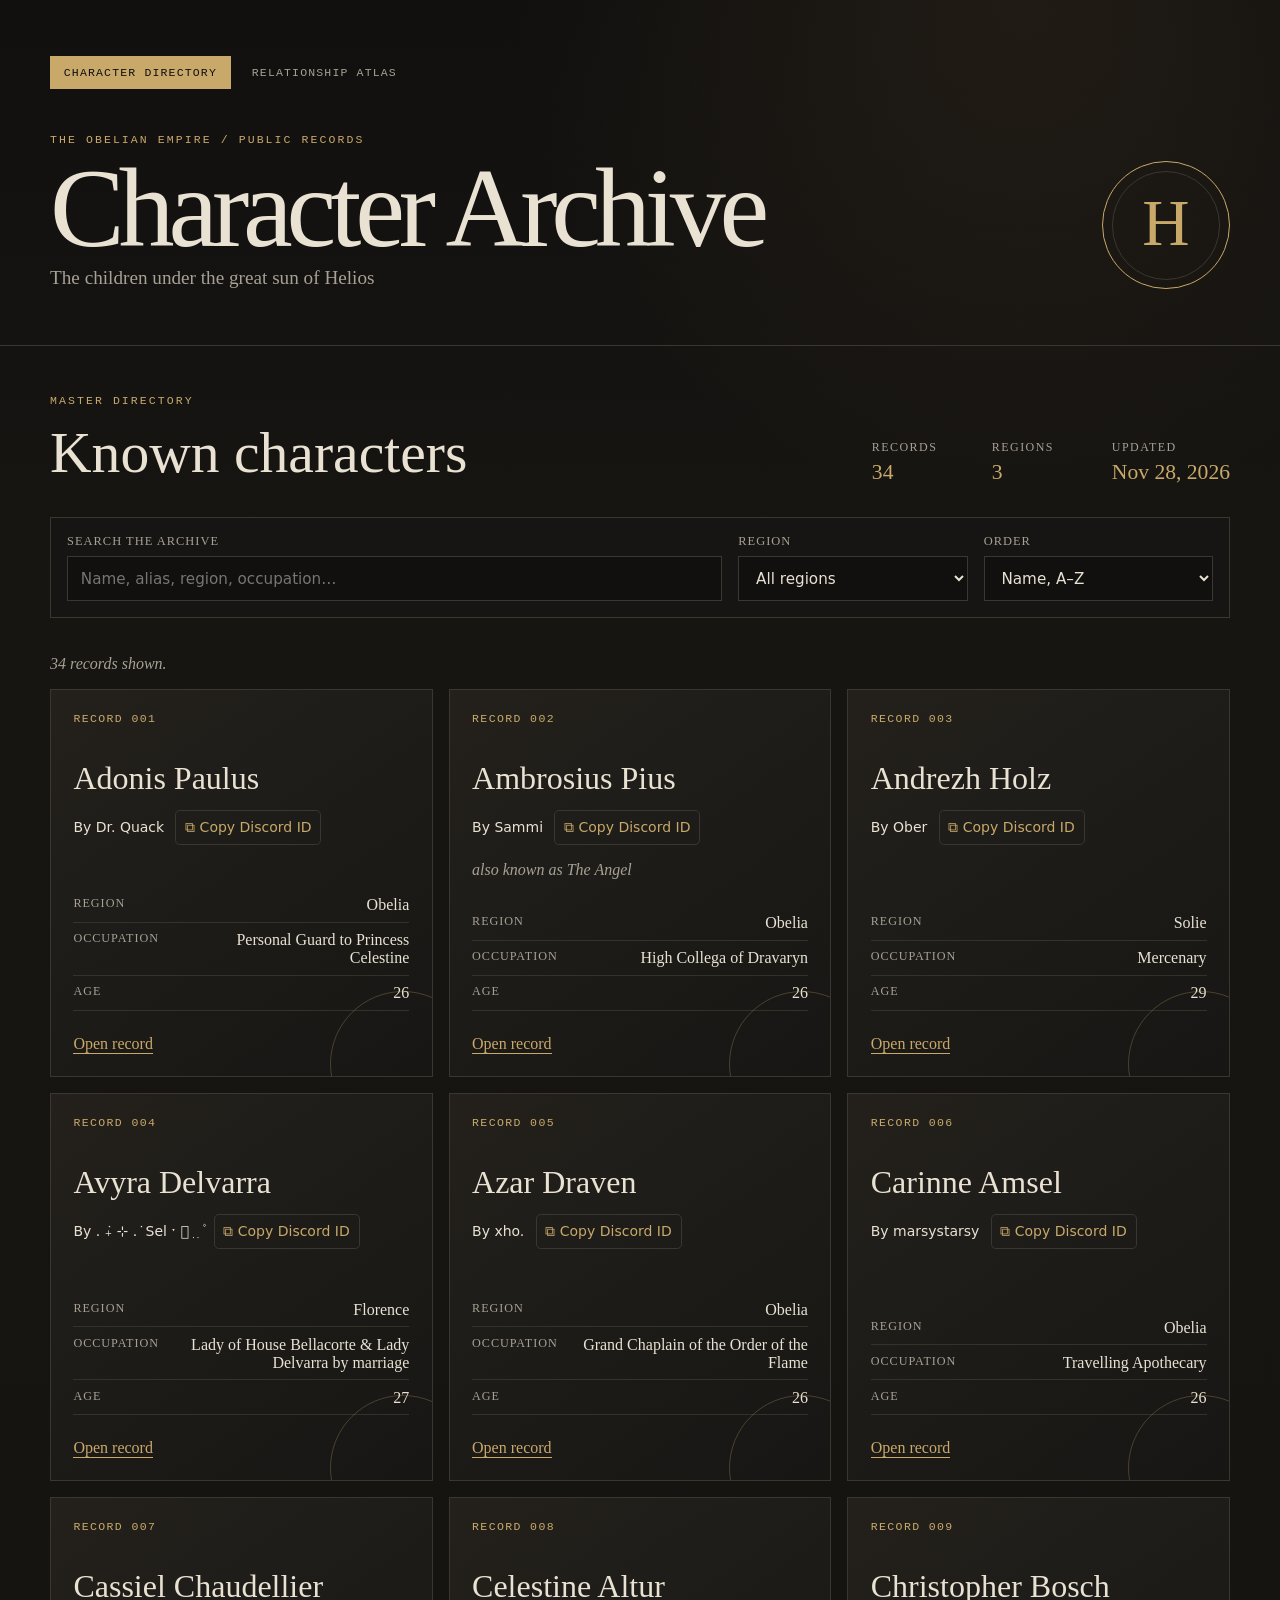
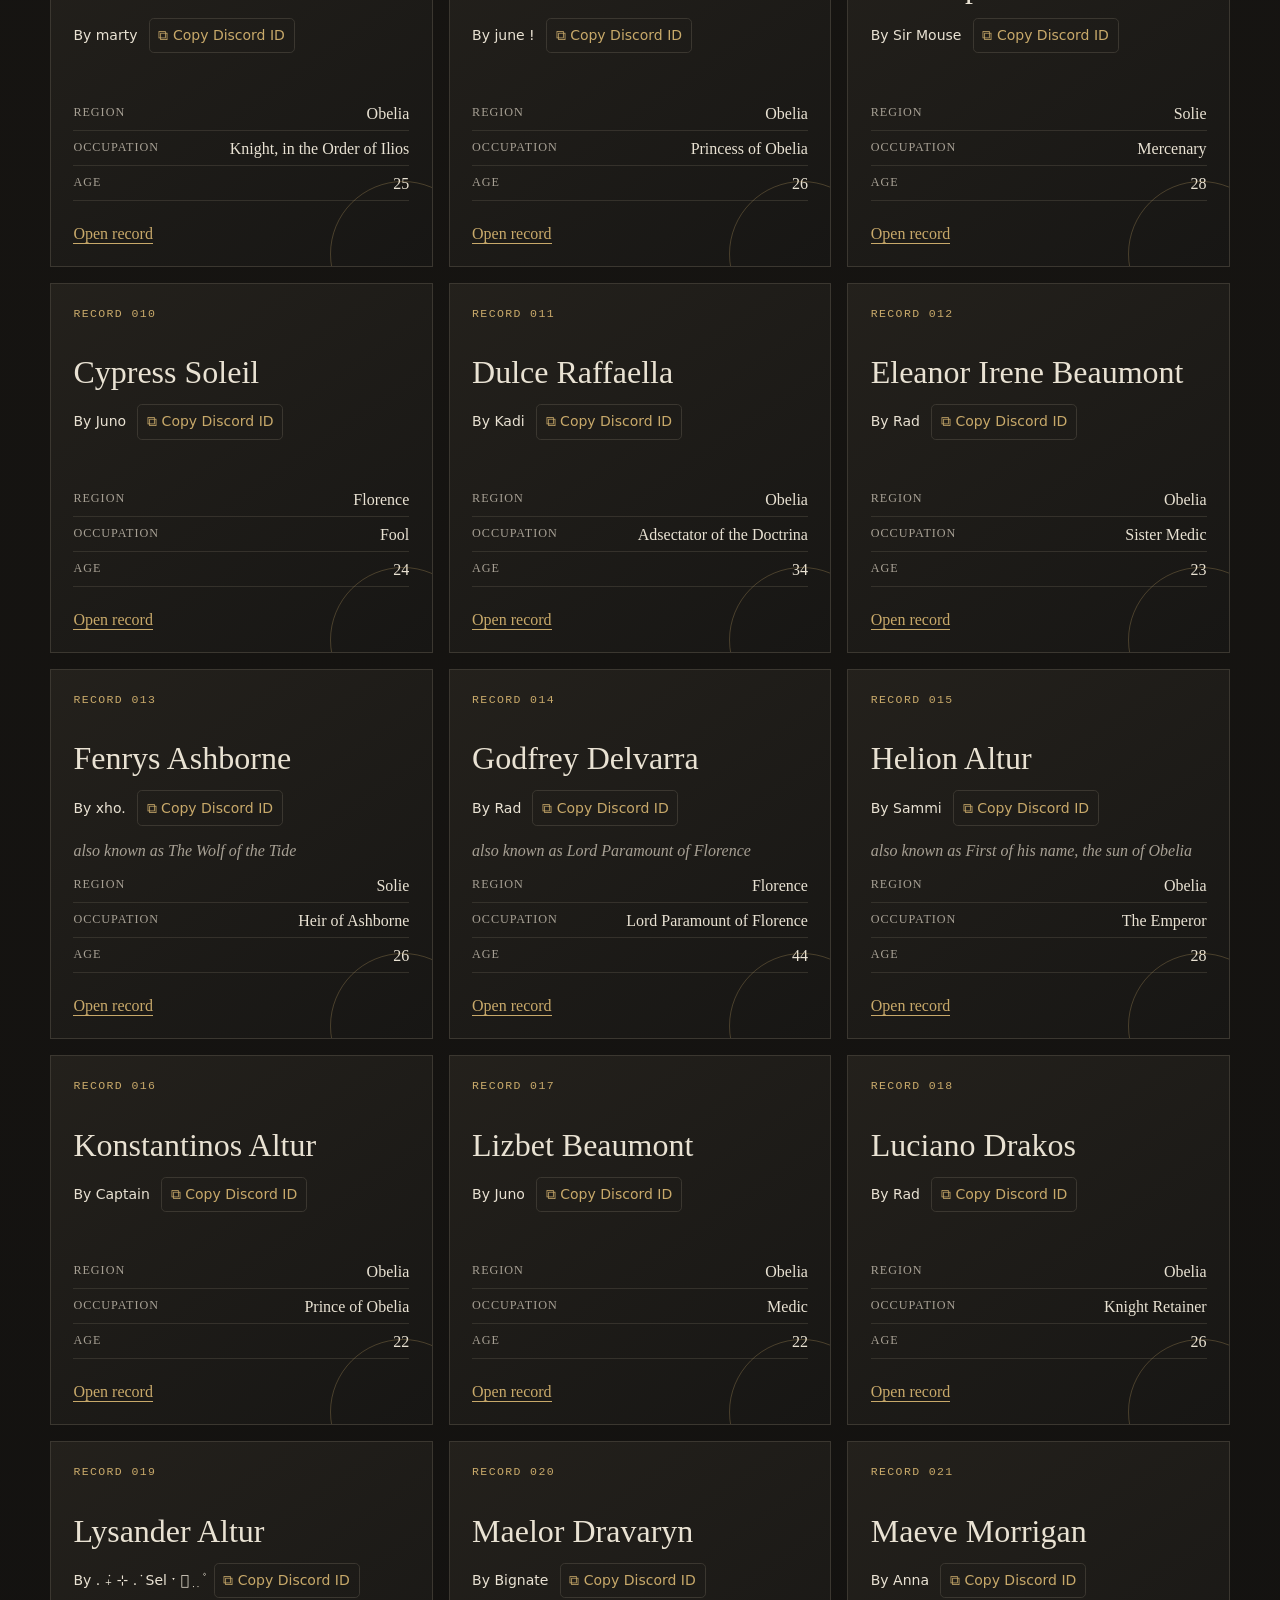
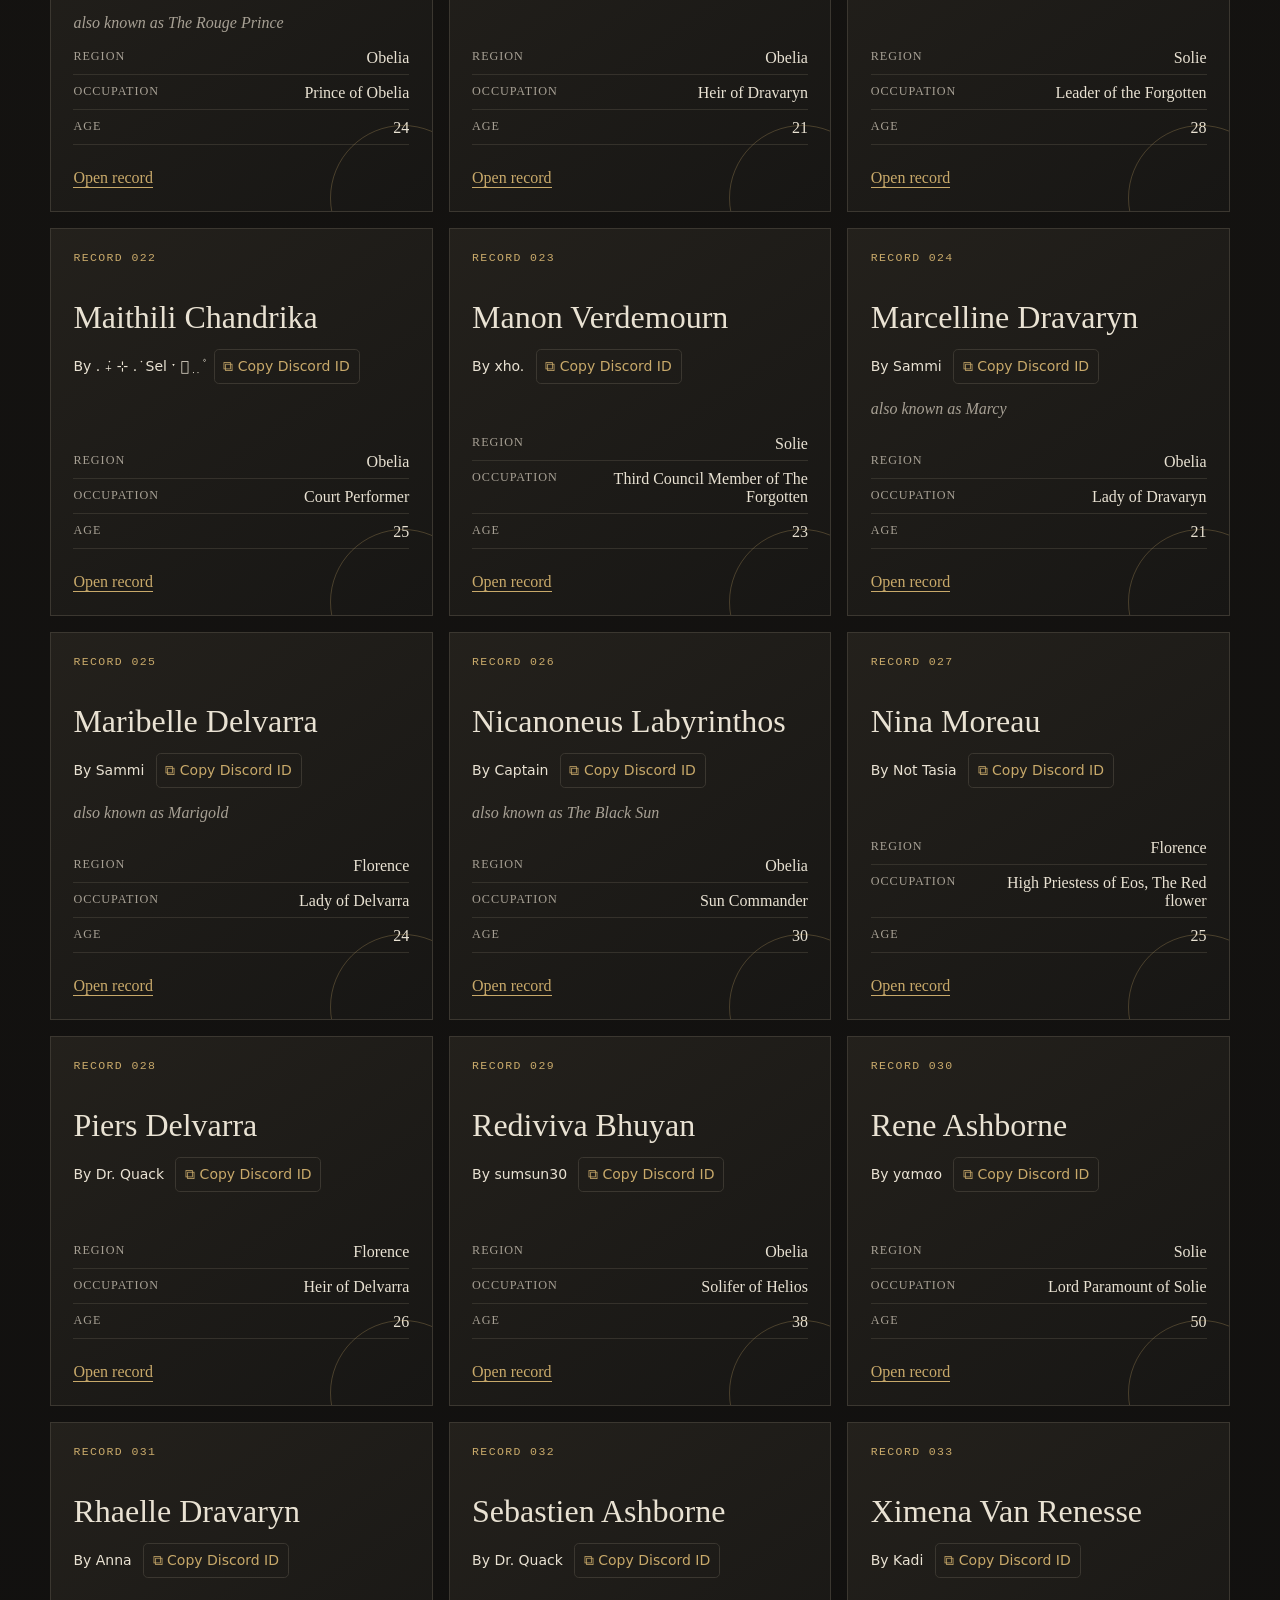
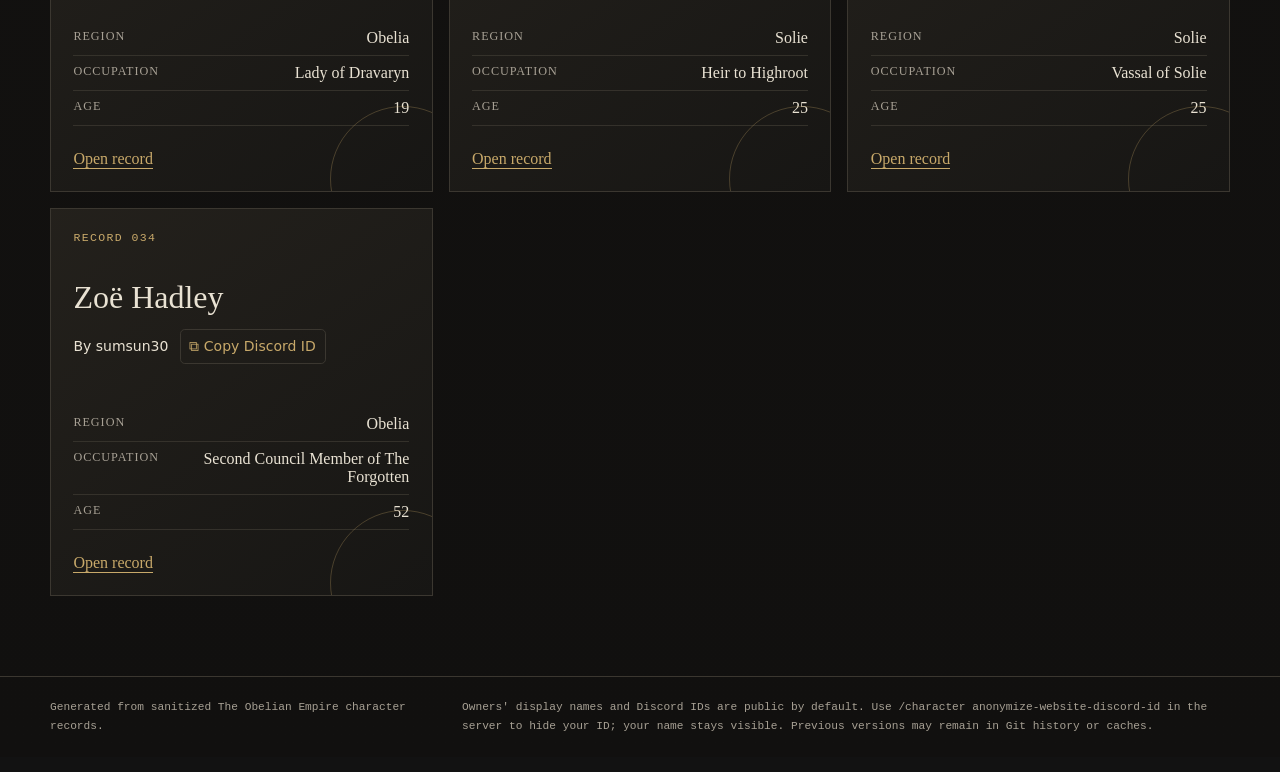
<file: docs/index.html>
<!doctype html>
<html lang="en">
<head>
  <meta charset="utf-8">
  <meta name="viewport" content="width=device-width, initial-scale=1">
  <meta name="theme-color" content="#11100f">
  <meta name="description" content="A public directory of approved roleplay characters." data-site-content="A public directory of approved roleplay characters maintained by {name}.">
  <meta property="og:type" content="website">
  <meta property="og:title" content="Character Archive" data-site-content="{name} · {archiveTitle}">
  <meta property="og:description" content="Public records of approved roleplay characters.">
  <meta property="og:url" content="https://alecasone.github.io/YokoBot/">
  <meta property="og:image" content="https://alecasone.github.io/YokoBot/og.png">
  <meta name="twitter:card" content="summary_large_image">
  <meta name="twitter:title" content="Character Archive" data-site-content="{name} · {archiveTitle}">
  <meta name="twitter:description" content="Public records of approved roleplay characters.">
  <meta name="twitter:image" content="https://alecasone.github.io/YokoBot/og.png">
  <title>Character Archive</title>
  <link rel="stylesheet" href="./styles.css?v=owners-1">
</head>
<body>
  <header class="masthead">
    <nav class="site-nav" aria-label="Archive sections">
      <a href="./" aria-current="page">Character directory</a>
      <a href="./relationships.html">Relationship atlas</a>
    </nav>
    <div class="masthead__eyebrow" data-site-text="{name} / Public Records">Public Records</div>
    <div class="masthead__content">
      <div>
        <h1 data-site-text="{archiveTitle}">Character Archive</h1>
        <p data-site-text="{tagline}">An index of approved lives, legends, and questionable alibis.</p>
      </div>
      <div class="archive-mark" aria-hidden="true">
        <svg viewBox="0 0 100 100" focusable="false"><text x="50" y="54" dominant-baseline="middle" text-anchor="middle" data-site-text="{logoLetter}">Y</text></svg>
      </div>
    </div>
  </header>

  <main>
    <section class="directory-heading" aria-labelledby="directory-title">
      <div>
        <p class="section-label">Master directory</p>
        <h2 id="directory-title">Known characters</h2>
      </div>
      <dl class="archive-stats" aria-label="Directory statistics">
        <div><dt>Records</dt><dd id="character-count">—</dd></div>
        <div><dt>Regions</dt><dd id="region-count">—</dd></div>
        <div><dt>Updated</dt><dd id="last-updated">—</dd></div>
      </dl>
    </section>

    <section class="directory-tools" aria-label="Directory filters">
      <label class="search-field">
        <span>Search the archive</span>
        <input id="search" type="search" autocomplete="off" placeholder="Name, alias, region, occupation…">
      </label>
      <label>
        <span>Region</span>
        <select id="region-filter">
          <option value="">All regions</option>
        </select>
      </label>
      <label>
        <span>Order</span>
        <select id="sort-order">
          <option value="name">Name, A–Z</option>
          <option value="region">Region</option>
          <option value="newest">Newest approval</option>
        </select>
      </label>
    </section>

    <p id="status" class="status" role="status">Opening the archive…</p>
    <section id="character-grid" class="character-grid" aria-live="polite"></section>
  </main>

  <dialog id="character-dialog" class="record-dialog" aria-labelledby="dialog-title">
    <button id="dialog-close" class="dialog-close" type="button" aria-label="Close character record">×</button>
    <p class="section-label">Character record</p>
    <h2 id="dialog-title"></h2>
    <div id="dialog-owner"></div>
    <p id="dialog-aliases" class="dialog-aliases"></p>
    <blockquote id="dialog-quote" class="dialog-quote" hidden></blockquote>
    <div id="dialog-details" class="record-details"></div>
    <div id="dialog-properties" class="record-properties"></div>
    <div class="dialog-actions">
      <a id="dialog-relationships" class="reference-link" href="./relationships.html">Trace relationships</a>
      <a id="dialog-reference" class="reference-link" target="_blank" rel="noreferrer noopener">Open character reference</a>
    </div>
  </dialog>

  <footer>
    <span data-site-text="Generated from sanitized {name} character records.">Generated from sanitized character records.</span>
    <span>Owners' display names and Discord IDs are public by default. Use <code>/character anonymize-website-discord-id</code> in the server to hide your ID; your name stays visible. Previous versions may remain in Git history or caches.</span>
  </footer>

  <noscript>This directory requires JavaScript to load its character records.</noscript>
  <script src="./branding.js?v=social-scenes-1" defer></script>
  <script src="./owner.js?v=owners-1" defer></script>
  <script src="./app.js?v=owners-1" defer></script>
</body>
</html>
</file>
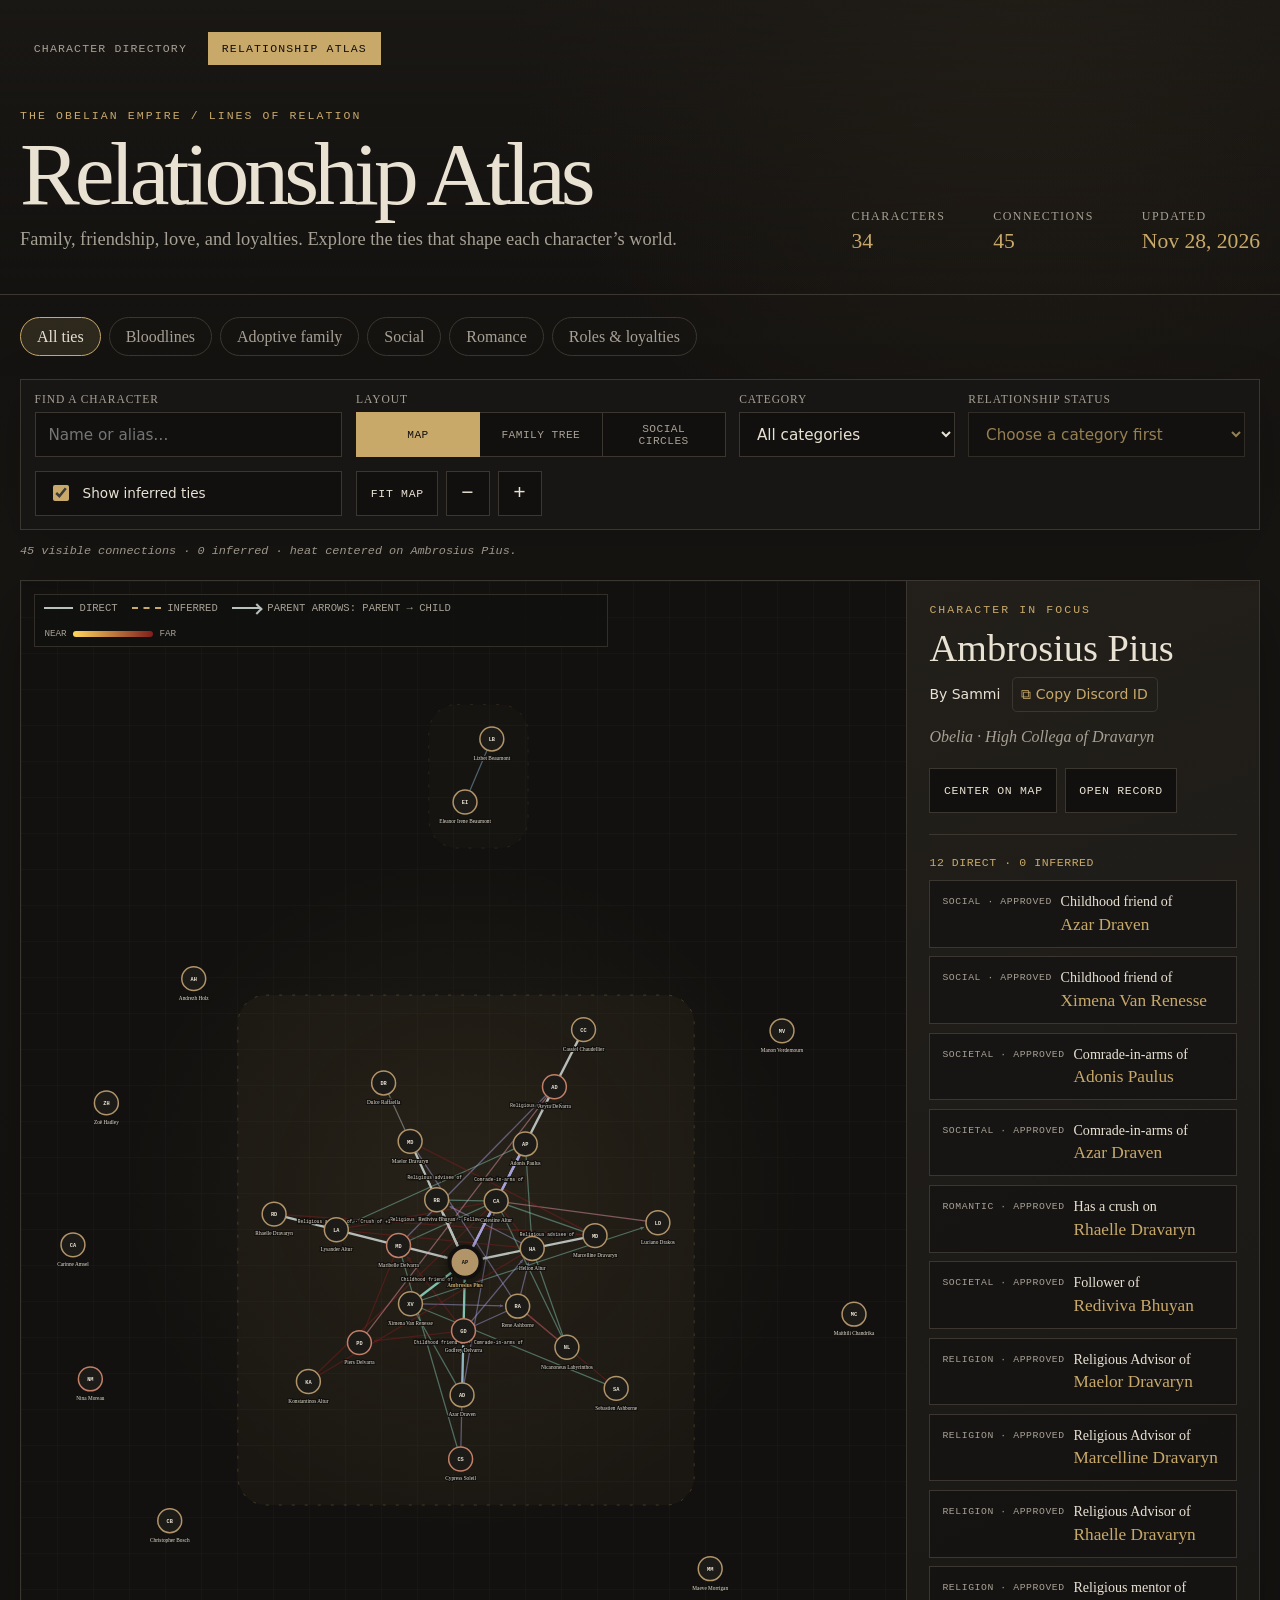
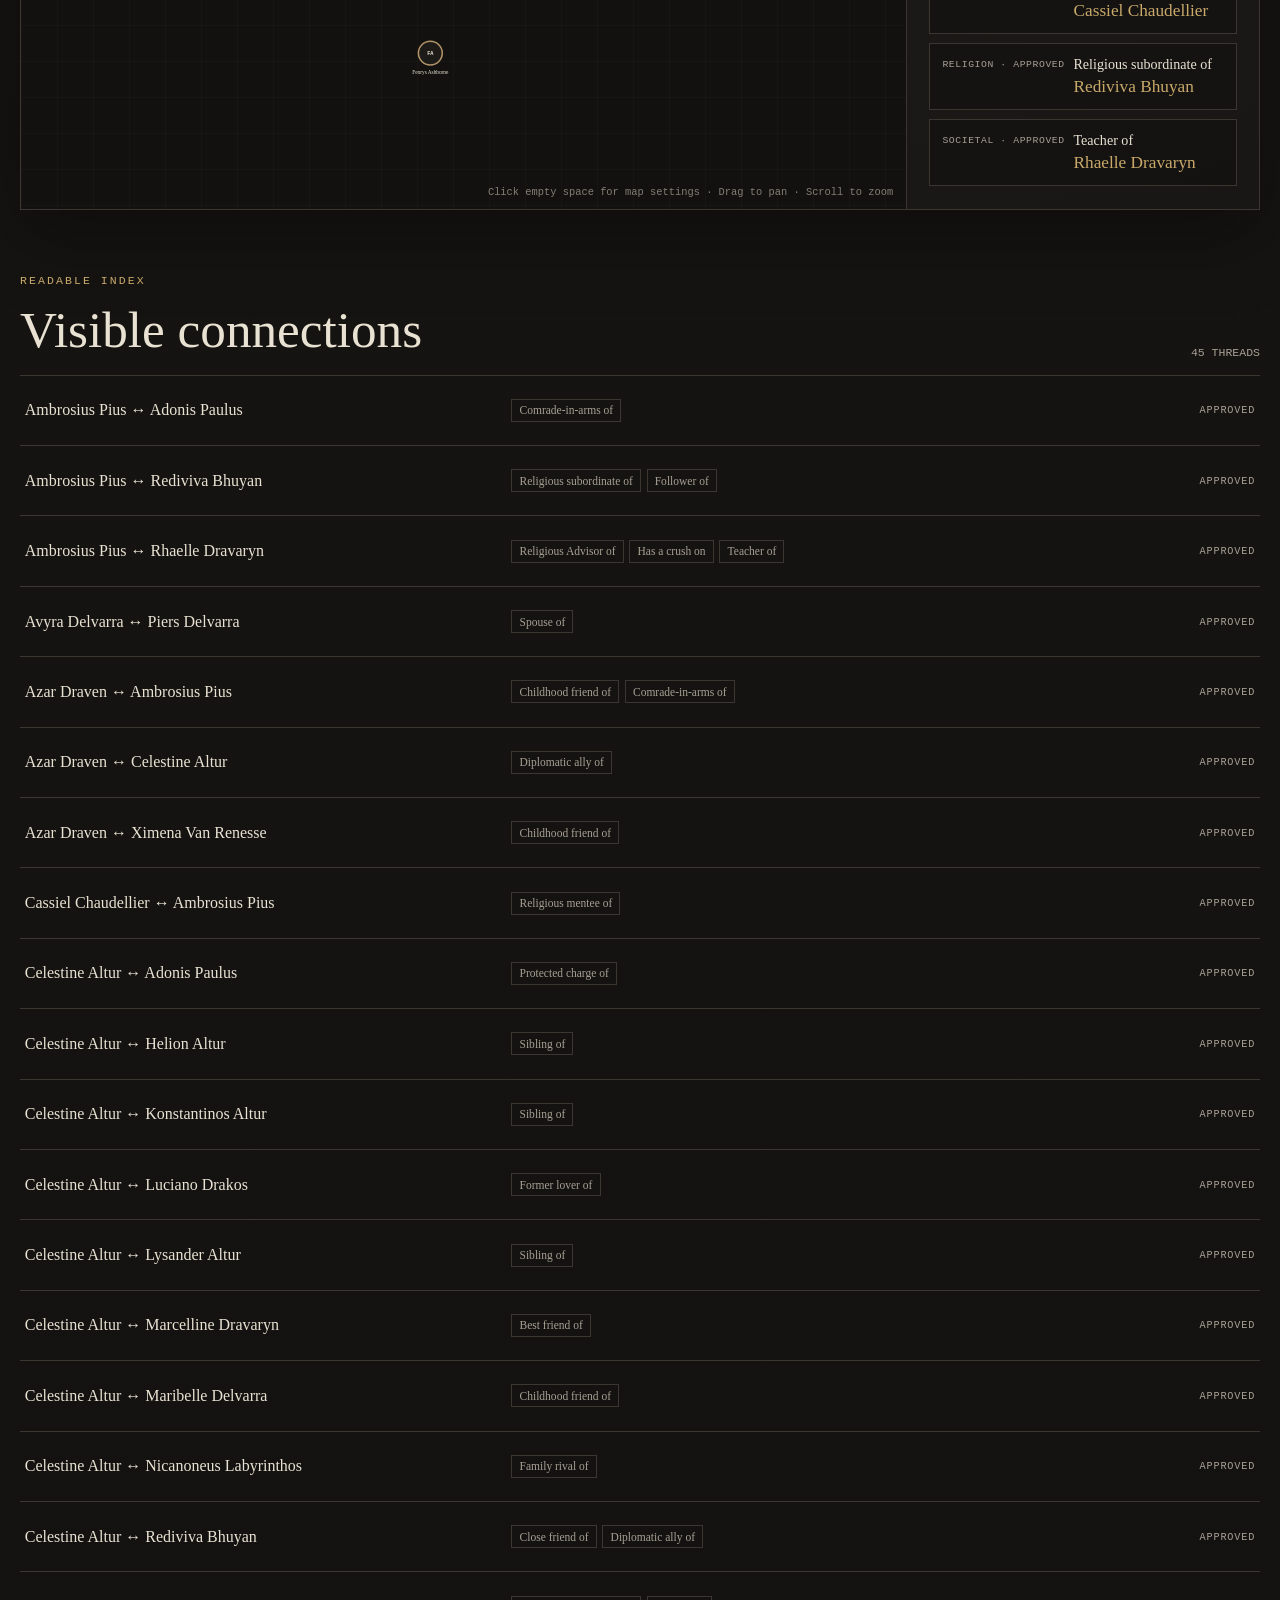
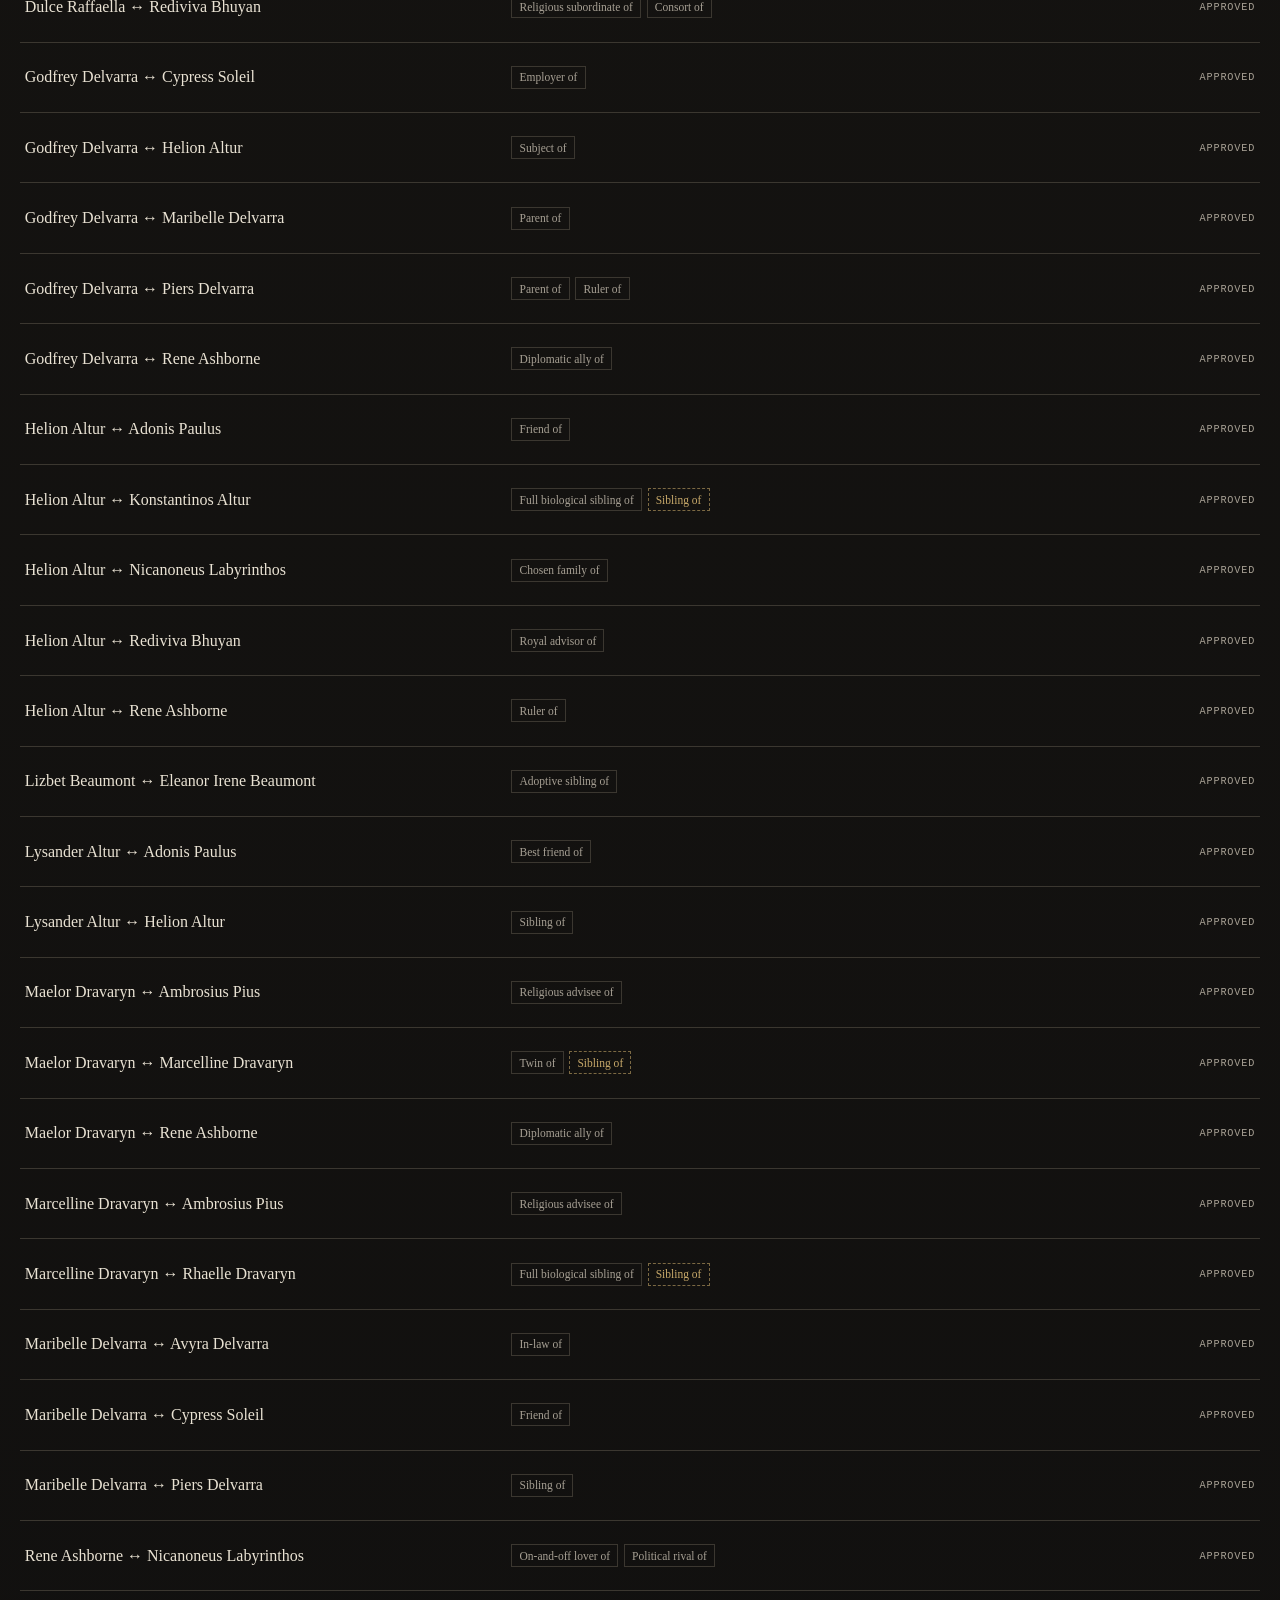
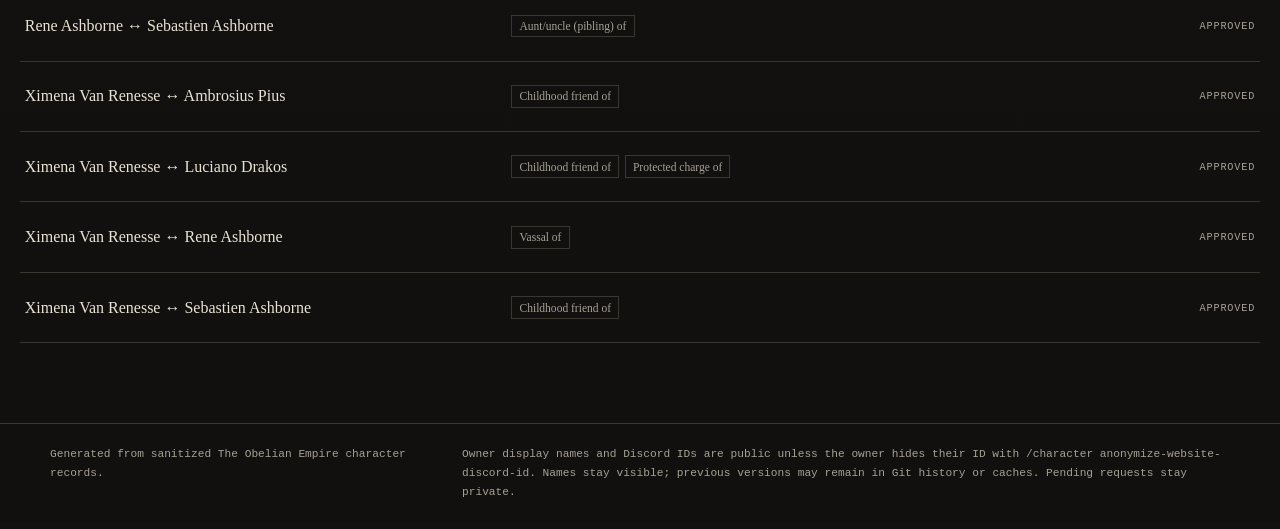
<file: docs/relationships.html>
<!doctype html>
<html lang="en">
<head>
  <meta charset="utf-8">
  <meta name="viewport" content="width=device-width, initial-scale=1">
  <meta name="theme-color" content="#11100f">
  <meta name="description" content="Explore the lives and connections of roleplay characters." data-site-content="Explore the direct and inferred connections between {name} roleplay characters.">
  <meta property="og:type" content="website">
  <meta property="og:title" content="Relationship Atlas" data-site-content="{name} · {atlasTitle}">
  <meta property="og:description" content="An interactive map of approved and inferred character relationships.">
  <meta property="og:url" content="https://alecasone.github.io/YokoBot/relationships.html">
  <meta property="og:image" content="https://alecasone.github.io/YokoBot/og.png">
  <meta name="twitter:card" content="summary_large_image">
  <meta name="twitter:title" content="Relationship Atlas" data-site-content="{name} · {atlasTitle}">
  <meta name="twitter:description" content="An interactive map of approved and inferred character relationships.">
  <meta name="twitter:image" content="https://alecasone.github.io/YokoBot/og.png">
  <title>Relationship Atlas</title>
  <link rel="stylesheet" href="./styles.css?v=relationship-clarity-2">
</head>
<body class="relationship-page" data-site-title="{atlasTitle} · {name}">
  <header class="atlas-header">
    <nav class="site-nav" aria-label="Archive sections">
      <a href="./">Character directory</a>
      <a href="./relationships.html" aria-current="page">Relationship atlas</a>
    </nav>
    <div class="atlas-heading">
      <div>
        <p class="masthead__eyebrow" data-site-text="{name} / Lines of relation">Lines of relation</p>
        <h1 data-site-text="{atlasTitle}">Relationship Atlas</h1>
        <p>Family, friendship, love, and loyalties. Explore the ties that shape each character’s world.</p>
      </div>
      <dl class="archive-stats atlas-stats" aria-label="Relationship statistics">
        <div><dt>Characters</dt><dd id="atlas-character-count">—</dd></div>
        <div><dt>Connections</dt><dd id="atlas-connection-count">—</dd></div>
        <div><dt>Updated</dt><dd id="atlas-updated">—</dd></div>
      </dl>
    </div>
  </header>

  <main class="atlas-main">
    <nav class="relationship-tabs" aria-label="Relationship categories">
      <button type="button" data-category="" aria-pressed="true">All ties</button>
      <button type="button" data-category="Biological" aria-pressed="false">Bloodlines</button>
      <button type="button" data-category="Adoptive" aria-pressed="false">Adoptive family</button>
      <button type="button" data-category="Social" aria-pressed="false">Social</button>
      <button type="button" data-category="Romantic" aria-pressed="false">Romance</button>
      <button type="button" data-category="Societal" aria-pressed="false">Roles & loyalties</button>
    </nav>
    <section class="atlas-toolbar" aria-label="Relationship map controls">
      <div class="focus-search">
        <label for="focus-search">Find a character</label>
        <input id="focus-search" type="search" autocomplete="off" placeholder="Name or alias…" aria-controls="focus-results" aria-expanded="false">
        <div id="focus-results" class="focus-results" role="listbox" hidden></div>
      </div>
      <fieldset class="layout-switcher">
        <legend>Layout</legend>
        <div>
          <button type="button" data-layout="network" aria-pressed="true">Map</button>
          <button type="button" data-layout="tree" aria-pressed="false">Family tree</button>
          <button type="button" data-layout="circles" aria-pressed="false">Social circles</button>
        </div>
      </fieldset>
      <label>
        <span>Category</span>
        <select id="category-filter">
          <option value="">All categories</option>
        </select>
      </label>
      <label>
        <span>Relationship status</span>
        <select id="type-filter" disabled><option value="">Choose a category first</option></select>
      </label>
      <label class="toggle-control">
        <input id="show-inferred" type="checkbox" checked>
        <span>Show inferred ties</span>
      </label>
      <div class="toolbar-actions" aria-label="Map view controls">
        <button id="fit-map" class="utility-button" type="button">Fit map</button>
        <button id="zoom-out" class="icon-button" type="button" aria-label="Zoom out">−</button>
        <button id="zoom-in" class="icon-button" type="button" aria-label="Zoom in">+</button>
      </div>
    </section>

    <p id="atlas-status" class="status atlas-status" role="status">Charting the archive…</p>

    <section class="atlas-workspace" aria-label="Interactive relationship explorer">
      <div id="map-stage" class="map-stage">
        <svg id="relationship-map" role="img" aria-label="Interactive character relationship map" tabindex="0">
          <defs>
            <marker id="relationship-arrow" viewBox="0 0 10 10" refX="10" refY="5"
              markerWidth="8" markerHeight="8" markerUnits="userSpaceOnUse" orient="auto">
              <path d="M 0 0 L 10 5 L 0 10 Z" fill="context-stroke"></path>
            </marker>
            <marker id="parent-child-arrow" viewBox="0 0 10 10" refX="9" refY="5" markerWidth="10" markerHeight="10" markerUnits="userSpaceOnUse" orient="auto">
              <path d="M 1 1 L 9 5 L 1 9" fill="none" stroke="context-stroke" stroke-width="1.8" stroke-linecap="round" stroke-linejoin="round"></path>
            </marker>
          </defs>
          <g id="map-viewport">
            <g id="map-guides"></g>
            <g id="map-edges"></g>
            <g id="map-edge-labels"></g>
            <g id="map-nodes"></g>
          </g>
        </svg>
        <div id="map-empty" class="map-empty" hidden>
          <span aria-hidden="true">◇</span>
          <strong>No threads recorded yet</strong>
          <p>Characters will appear here as soon as approved relationships are published.</p>
        </div>
        <div class="map-legend" aria-label="Relationship map legend">
          <span><i class="legend-line legend-line--direct"></i><b id="legend-direct">Direct</b></span>
          <span><i class="legend-line legend-line--inferred"></i><b id="legend-inferred">Inferred</b></span>
          <span id="legend-parent" hidden><i class="legend-line legend-line--arrow" aria-hidden="true"></i><b>Parent arrows: parent → child</b></span>
          <span class="heat-scale"><b>Near</b><i aria-hidden="true"></i><b>Far</b></span>
        </div>
        <p class="map-hint">Click empty space for map settings · Drag to pan · Scroll to zoom</p>
      </div>

      <aside class="relationship-inspector" aria-labelledby="inspector-title">
        <p class="section-label">Character in focus</p>
        <h2 id="inspector-title">Choose a character</h2>
        <div id="inspector-owner"></div>
        <p id="inspector-meta" class="inspector-meta">Select a node to read its connections.</p>
        <div id="inspector-actions" class="inspector-actions" hidden>
          <button id="center-selected" class="utility-button" type="button">Center on map</button>
          <a id="open-record" class="utility-link" href="./">Open record</a>
        </div>
        <div class="inspector-rule"></div>
        <p id="connection-summary" class="connection-summary"></p>
        <ol id="connection-list" class="connection-list"></ol>
      </aside>
    </section>

    <section class="relationship-ledger" aria-labelledby="ledger-title">
      <div class="ledger-heading">
        <div>
          <p class="section-label">Readable index</p>
          <h2 id="ledger-title">Visible connections</h2>
        </div>
        <p id="ledger-summary">—</p>
      </div>
      <div id="relationship-list" class="relationship-list"></div>
    </section>
  </main>

  <div id="node-menu" class="node-menu" role="menu" hidden>
    <p id="node-menu-title"></p>
    <button type="button" role="menuitem" data-action="center">Center this character</button>
    <button type="button" role="menuitem" data-action="record">Open character record</button>
    <button type="button" role="menuitem" data-action="copy">Copy focused link</button>
  </div>

  <div id="map-menu" class="map-menu" role="dialog" aria-label="Map settings" hidden>
    <p>Map</p>
    <button id="map-colors-toggle" class="map-menu__toggle" type="button" aria-expanded="false" aria-controls="map-color-panel">
      <span>Map colors</span><span aria-hidden="true">›</span>
    </button>
    <div id="map-color-panel" class="map-color-panel" hidden>
      <div class="color-ramp-preview" aria-hidden="true"></div>
      <div class="color-ramp-labels"><span>Closest</span><span>Farthest</span></div>
      <label>
        <span>Near color</span>
        <input id="near-color" type="color" value="#ffd65c">
      </label>
      <label>
        <span>Far color</span>
        <input id="far-color" type="color" value="#7f1d1d">
      </label>
      <button id="reset-map-colors" class="map-menu__reset" type="button">Reset colors</button>
      <small>Saved on this device. Distance follows approved biological steps from the centered character.</small>
    </div>
  </div>

  <footer>
    <span data-site-text="Generated from sanitized {name} character records.">Generated from sanitized character records.</span>
    <span>Owner display names and Discord IDs are public unless the owner hides their ID with <code>/character anonymize-website-discord-id</code>. Names stay visible; previous versions may remain in Git history or caches. Pending requests stay private.</span>
  </footer>

  <noscript>The relationship atlas requires JavaScript to draw its map.</noscript>
  <script src="./branding.js?v=social-scenes-1" defer></script>
  <script src="./owner.js?v=owners-1" defer></script>
  <script src="./relationships.js?v=category-first-1" defer></script>
</body>
</html>
</file>
<file: docs/styles.css>
:root {
  color-scheme: dark;
  --ink: #e9e2d3;
  --muted: #a7a094;
  --paper: #181715;
  --paper-raised: #211f1c;
  --line: #3b3730;
  --accent: #c8a96a;
  --accent-soft: rgba(200, 169, 106, 0.14);
  --danger: #a95f55;
  --heat-near: #ffd65c;
  --heat-far: #7f1d1d;
  --shadow: 0 22px 70px rgba(0, 0, 0, 0.34);
  font-family: Georgia, "Times New Roman", serif;
}

* { box-sizing: border-box; }
[hidden] { display: none !important; }

body {
  margin: 0;
  min-width: 280px;
  color: var(--ink);
  background:
    radial-gradient(circle at 80% 0%, rgba(109, 83, 49, 0.17), transparent 32rem),
    linear-gradient(180deg, #11100f, #171512 35rem, #11100f);
}

body::before {
  position: fixed;
  inset: 0;
  z-index: -1;
  content: "";
  opacity: 0.18;
  background-image: repeating-linear-gradient(0deg, transparent, transparent 3px, rgba(255,255,255,0.018) 4px);
  pointer-events: none;
}

button, input, select { font: inherit; }

.character-attribution { display: flex; align-items: center; flex-wrap: wrap; gap: .45rem .7rem; margin: .6rem 0 1rem; font: .875rem/1.5 system-ui, sans-serif; color: var(--muted); }
.owner-name { color: var(--ink); overflow-wrap: anywhere; }
.owner-copy { min-height: 2.2rem; border: 1px solid var(--line); border-radius: .3rem; padding: .3rem .55rem; color: var(--accent); background: transparent; cursor: pointer; }
.owner-copy:hover, .owner-copy:focus-visible { color: var(--ink); border-color: var(--accent); }
.owner-copy-status { flex-basis: 100%; overflow-wrap: anywhere; color: var(--accent); user-select: text; }
.owner-copy-status:empty { display: none; }
.owner-private { font-size: .8125rem; }
footer > span { max-width: 48rem; line-height: 1.7; }
footer code { overflow-wrap: anywhere; }

.site-nav {
  display: flex;
  gap: 0.45rem;
  margin-bottom: 2.8rem;
  font-family: ui-monospace, "Cascadia Mono", monospace;
  font-size: 0.72rem;
  letter-spacing: 0.1em;
  text-transform: uppercase;
}

.site-nav a {
  padding: 0.55rem 0.8rem;
  border: 1px solid transparent;
  color: var(--muted);
  text-decoration: none;
}

.site-nav a:hover { color: var(--ink); border-color: var(--line); }
.site-nav a[aria-current="page"] { color: #11100f; background: var(--accent); }

.masthead {
  padding: 3.5rem max(1.25rem, calc((100vw - 1180px) / 2));
  border-bottom: 1px solid var(--line);
}

.masthead__eyebrow, .section-label {
  margin: 0 0 0.8rem;
  color: var(--accent);
  font-family: ui-monospace, "Cascadia Mono", monospace;
  font-size: 0.72rem;
  letter-spacing: 0.18em;
  text-transform: uppercase;
}

.masthead__content {
  display: flex;
  align-items: end;
  justify-content: space-between;
  gap: 2rem;
}

h1, h2, p { margin-top: 0; }

h1 {
  max-width: 13ch;
  margin-bottom: 0.6rem;
  font-size: clamp(3rem, 9vw, 7rem);
  font-weight: 400;
  letter-spacing: -0.055em;
  line-height: 0.88;
}

.masthead p {
  max-width: 42rem;
  margin-bottom: 0;
  color: var(--muted);
  font-size: clamp(1rem, 2vw, 1.2rem);
}

.archive-mark {
  position: relative;
  display: grid;
  width: clamp(5rem, 11vw, 8rem);
  aspect-ratio: 1;
  flex: 0 0 auto;
  place-items: center;
  border: 1px solid var(--accent);
  border-radius: 50%;
  color: var(--accent);
  background: transparent;
  font-size: clamp(2rem, 5vw, 4rem);
}

.archive-mark::before { content: ""; position: absolute; inset: .55rem; border: 1px solid var(--line); border-radius: 50%; }
.archive-mark svg { position: relative; width: 100%; height: 100%; background: transparent; fill: currentColor; font-size: 52px; }
.relationship-tabs { display: flex; flex-wrap: wrap; gap: .5rem; margin-bottom: 1.4rem; }
.relationship-tabs button { background: transparent; border: 1px solid var(--line); color: var(--muted); border-radius: 99px; padding: .6rem 1rem; cursor: pointer; }
.relationship-tabs button:hover, .relationship-tabs button[aria-pressed="true"] { color: var(--ink); border-color: var(--accent); background: var(--accent-soft); }
.relationship-tabs button[data-category="Social"] { --accent: #82c7b1; --accent-soft: #82c7b11a; }
.relationship-tabs button[data-category="Romantic"] { --accent: #e59aac; --accent-soft: #e59aac1a; }
.relationship-tabs button[data-category="Societal"] { --accent: #a6a0df; --accent-soft: #a6a0df1a; }
.relationship-tabs button[data-category="Adoptive"] { --accent: #87b9d2; --accent-soft: #87b9d21a; }
.social-ring { fill: none; stroke: #665d4e; stroke-dasharray: 3 9; opacity: .6; vector-effect: non-scaling-stroke; }
.social-ring-label { fill: var(--muted); font: 16px ui-monospace, monospace; letter-spacing: .15em; }
.relationship-page .layout-switcher > div { flex-wrap: wrap; }
.connection-kind { color: var(--relationship-color, var(--accent)); }

main {
  width: min(1180px, calc(100% - 2.5rem));
  margin: 0 auto;
  padding: 3rem 0 5rem;
}

.directory-heading {
  display: flex;
  align-items: end;
  justify-content: space-between;
  gap: 2rem;
  margin-bottom: 2rem;
}

.directory-heading h2 {
  margin-bottom: 0;
  font-size: clamp(2rem, 5vw, 3.6rem);
  font-weight: 400;
}

.archive-stats {
  display: flex;
  gap: clamp(1.5rem, 4vw, 3rem);
  margin: 0;
}

.archive-stats div { min-width: 4.5rem; }
.archive-stats dt { color: var(--muted); font-size: 0.75rem; text-transform: uppercase; letter-spacing: 0.12em; }
.archive-stats dd { margin: 0.3rem 0 0; color: var(--accent); font-size: 1.35rem; }

.directory-tools {
  display: grid;
  grid-template-columns: minmax(14rem, 1fr) minmax(10rem, 0.35fr) minmax(10rem, 0.35fr);
  gap: 1rem;
  margin-bottom: 2.3rem;
  padding: 1rem;
  border: 1px solid var(--line);
  background: rgba(24, 23, 21, 0.72);
}

.directory-tools label { display: grid; gap: 0.45rem; color: var(--muted); font-size: 0.78rem; letter-spacing: 0.08em; text-transform: uppercase; }

input, select {
  width: 100%;
  min-height: 2.8rem;
  padding: 0.65rem 0.8rem;
  border: 1px solid var(--line);
  border-radius: 0;
  outline: none;
  color: var(--ink);
  background: #11100f;
  font-family: ui-sans-serif, system-ui, sans-serif;
  font-size: 0.95rem;
  letter-spacing: normal;
  text-transform: none;
}

input:focus, select:focus, button:focus-visible, a:focus-visible { outline: 2px solid var(--accent); outline-offset: 2px; }

.status { color: var(--muted); font-style: italic; }
.status:empty { display: none; }

.character-grid {
  display: grid;
  grid-template-columns: repeat(3, minmax(0, 1fr));
  gap: 1rem;
}

.character-card {
  position: relative;
  display: flex;
  min-height: 19rem;
  flex-direction: column;
  padding: 1.4rem;
  overflow: hidden;
  border: 1px solid var(--line);
  background: linear-gradient(145deg, rgba(37, 34, 29, 0.96), rgba(24, 23, 21, 0.96));
  box-shadow: 0 0 0 rgba(0,0,0,0);
  transition: transform 160ms ease, border-color 160ms ease, box-shadow 160ms ease;
}

.character-card::after {
  position: absolute;
  right: -2.8rem;
  bottom: -3.8rem;
  width: 9rem;
  aspect-ratio: 1;
  content: "";
  border: 1px solid rgba(200,169,106,0.28);
  border-radius: 50%;
}

.character-card:hover {
  z-index: 1;
  border-color: var(--accent);
  box-shadow: var(--shadow);
  transform: translateY(-4px);
}

.card-index { color: var(--accent); font-family: ui-monospace, monospace; font-size: 0.72rem; letter-spacing: 0.12em; }
.character-card h3 { margin: 2.3rem 0 0.4rem; font-size: 2rem; font-weight: 400; line-height: 1; }
.card-aliases { min-height: 1.2rem; color: var(--muted); font-style: italic; }
.card-facts { display: grid; gap: 0.55rem; margin: auto 0 1.5rem; }
.card-fact { display: flex; justify-content: space-between; gap: 1rem; border-bottom: 1px solid rgba(59,55,48,0.8); padding-bottom: 0.45rem; }
.card-fact span:first-child { color: var(--muted); font-size: 0.76rem; letter-spacing: 0.08em; text-transform: uppercase; }
.card-fact span:last-child { text-align: right; }

.record-button {
  position: relative;
  z-index: 2;
  align-self: start;
  padding: 0;
  border: 0;
  border-bottom: 1px solid var(--accent);
  color: var(--accent);
  background: none;
  cursor: pointer;
}

.record-dialog {
  width: min(680px, calc(100% - 2rem));
  max-height: calc(100vh - 2rem);
  padding: clamp(1.4rem, 5vw, 3rem);
  overflow: auto;
  border: 1px solid var(--accent);
  color: var(--ink);
  background: #181715;
  box-shadow: var(--shadow);
}

.record-dialog::backdrop { background: rgba(5, 5, 4, 0.82); backdrop-filter: blur(3px); }
.record-dialog h2 { margin-bottom: 0.4rem; font-size: clamp(2.4rem, 8vw, 4.5rem); font-weight: 400; line-height: 0.95; }
.dialog-close { position: absolute; top: 0.8rem; right: 1rem; border: 0; color: var(--muted); background: transparent; font-size: 2rem; cursor: pointer; }
.dialog-aliases { color: var(--muted); font-style: italic; }
.dialog-quote {
  margin: 1.5rem 0 0;
  padding: 0.25rem 0 0.25rem 1rem;
  border-left: 2px solid var(--accent);
  color: var(--ink);
  font-size: 1.15rem;
  font-style: italic;
  white-space: pre-wrap;
  overflow-wrap: anywhere;
}
.record-properties:empty { display: none; }
.record-details, .record-properties { display: grid; grid-template-columns: repeat(2, minmax(0, 1fr)); gap: 0.7rem 1.5rem; margin-top: 2rem; }
.record-properties { margin-top: 1rem; padding-top: 1rem; border-top: 1px solid var(--line); }
.record-row { min-width: 0; }
.record-row dt { color: var(--accent); font-family: ui-monospace, monospace; font-size: 0.7rem; letter-spacing: 0.1em; text-transform: uppercase; }
.record-row dd { margin: 0.3rem 0 0; overflow-wrap: anywhere; }
.reference-link { display: inline-block; margin-top: 2rem; color: var(--accent); }
.reference-link[hidden] { display: none; }
.dialog-actions { display: flex; flex-wrap: wrap; gap: 1.25rem; }

.atlas-header {
  padding: 2rem max(1.25rem, calc((100vw - 1460px) / 2)) 2.5rem;
  border-bottom: 1px solid var(--line);
  background: linear-gradient(180deg, rgba(32, 29, 24, 0.62), transparent);
}

.atlas-heading {
  display: flex;
  align-items: end;
  justify-content: space-between;
  gap: 3rem;
}

.relationship-page h1 {
  max-width: none;
  margin-bottom: 0.7rem;
  font-size: clamp(3rem, 7vw, 6.4rem);
}

.atlas-heading > div > p:last-child {
  max-width: 54rem;
  margin-bottom: 0;
  color: var(--muted);
  font-size: clamp(0.95rem, 1.6vw, 1.15rem);
  line-height: 1.55;
}

.atlas-main {
  width: min(1460px, calc(100% - 2.5rem));
  margin: 0 auto;
  padding: 1.4rem 0 5rem;
}

.atlas-toolbar {
  position: relative;
  z-index: 8;
  display: grid;
  grid-template-columns: minmax(14rem, 1fr) minmax(18rem, 1.2fr) minmax(10rem, .7fr) minmax(12rem, .9fr);
  align-items: end;
  gap: 0.85rem;
  padding: 0.85rem;
  border: 1px solid var(--line);
  background: rgba(24, 23, 21, 0.92);
  box-shadow: 0 12px 45px rgba(0, 0, 0, 0.18);
}

.atlas-toolbar label:not(.toggle-control), .focus-search {
  position: relative;
  display: grid;
  gap: 0.45rem;
  color: var(--muted);
  font-size: 0.72rem;
  letter-spacing: 0.08em;
  text-transform: uppercase;
}

.layout-switcher {
  min-width: 12.5rem;
  margin: 0;
  padding: 0;
  border: 0;
}

.layout-switcher legend {
  margin-bottom: 0.45rem;
  padding: 0;
  color: var(--muted);
  font-size: 0.72rem;
  letter-spacing: 0.08em;
  text-transform: uppercase;
}

.layout-switcher div { display: flex; min-height: 2.8rem; }

.layout-switcher button {
  flex: 1;
  padding: 0.55rem 0.7rem;
  border: 1px solid var(--line);
  color: var(--muted);
  background: #11100f;
  font-family: ui-monospace, "Cascadia Mono", monospace;
  font-size: 0.7rem;
  letter-spacing: 0.04em;
  text-transform: uppercase;
  cursor: pointer;
}

.layout-switcher button + button { border-left: 0; }
.layout-switcher button:hover { color: var(--ink); }
.layout-switcher button[aria-pressed="true"] { border-color: var(--accent); color: #11100f; background: var(--accent); }
.atlas-toolbar select:disabled { color: var(--accent); cursor: not-allowed; opacity: 0.72; }

.focus-results {
  position: absolute;
  top: calc(100% + 0.35rem);
  right: 0;
  left: 0;
  z-index: 20;
  max-height: 22rem;
  overflow: auto;
  border: 1px solid var(--accent);
  background: #151411;
  box-shadow: var(--shadow);
}

.focus-results button {
  display: grid;
  width: 100%;
  gap: 0.2rem;
  padding: 0.75rem 0.85rem;
  border: 0;
  border-bottom: 1px solid var(--line);
  color: var(--ink);
  background: transparent;
  text-align: left;
  cursor: pointer;
}

.focus-results button:hover, .focus-results button:focus { background: var(--accent-soft); }
.focus-results button span { color: var(--muted); font-size: 0.72rem; font-weight: 400; }

.toggle-control {
  display: flex;
  min-height: 2.8rem;
  align-items: center;
  gap: 0.65rem;
  padding: 0.6rem 0.85rem;
  border: 1px solid var(--line);
  color: var(--ink);
  background: #11100f;
  font-family: ui-sans-serif, system-ui, sans-serif;
  font-size: 0.85rem;
  white-space: nowrap;
}

.toggle-control input { width: 1rem; min-height: 1rem; accent-color: var(--accent); }
.toolbar-actions { display: flex; gap: 0.45rem; }

.utility-button, .utility-link, .icon-button {
  display: inline-grid;
  min-height: 2.8rem;
  place-items: center;
  padding: 0.55rem 0.85rem;
  border: 1px solid var(--line);
  color: var(--ink);
  background: #11100f;
  font-family: ui-monospace, "Cascadia Mono", monospace;
  font-size: 0.72rem;
  letter-spacing: 0.06em;
  text-decoration: none;
  text-transform: uppercase;
  cursor: pointer;
}

.utility-button:hover, .utility-link:hover, .icon-button:hover { border-color: var(--accent); color: var(--accent); }
.icon-button { width: 2.8rem; padding: 0; font-size: 1.3rem; }
.atlas-status { min-height: 1.4rem; margin: 0.85rem 0; font-family: ui-monospace, monospace; font-size: 0.74rem; }

.atlas-workspace {
  display: grid;
  grid-template-columns: minmax(0, 1fr) minmax(18rem, 22rem);
  min-height: clamp(33rem, 68vh, 48rem);
  border: 1px solid var(--line);
  background: rgba(17, 16, 15, 0.72);
  box-shadow: var(--shadow);
}

.map-stage {
  position: relative;
  min-width: 0;
  overflow: hidden;
  border-right: 1px solid var(--line);
  background:
    radial-gradient(circle at center, rgba(200, 169, 106, 0.075), transparent 45%),
    linear-gradient(rgba(200, 169, 106, 0.035) 1px, transparent 1px),
    linear-gradient(90deg, rgba(200, 169, 106, 0.035) 1px, transparent 1px),
    #12110f;
  background-size: auto, 36px 36px, 36px 36px, auto;
}

#relationship-map { width: 100%; height: 100%; min-height: 33rem; touch-action: none; cursor: grab; }
.map-stage.is-panning #relationship-map { cursor: grabbing; }

.map-edge {
  vector-effect: non-scaling-stroke;
  fill: none;
  opacity: 0.48;
  stroke-width: 1.25;
  transition: opacity 160ms ease, stroke-width 160ms ease;
}

.map-edge--direct { stroke: var(--heat-color, #b9c1bd); }
.map-edge--inferred { stroke: var(--heat-color, var(--accent)); stroke-dasharray: 5 6; }
.map-edge--tree-parent { stroke: var(--heat-color, #d3dad6); stroke-width: 1.8; }
.map-edge--tree-peer { stroke: var(--heat-color, var(--accent)); stroke-width: 1.6; stroke-dasharray: 7 6; }
.map-edge.map-edge--bridge { opacity: 0.26; stroke-dasharray: 3 9; }
.map-edge.is-focused { opacity: 0.76; stroke-width: 1.7; }
.map-edge.is-selected { opacity: 0.98; stroke-width: 2.3; }

.map-edge-label {
  fill: var(--ink);
  stroke: #12110f;
  stroke-width: 6px;
  paint-order: stroke;
  font-family: ui-monospace, "Cascadia Mono", monospace;
  font-size: 10px;
  letter-spacing: 0.02em;
  pointer-events: none;
}

.generation-guide { vector-effect: non-scaling-stroke; stroke: rgba(200, 169, 106, 0.16); stroke-dasharray: 2 7; }
.generation-label { fill: rgba(200, 169, 106, 0.7); font-family: ui-monospace, "Cascadia Mono", monospace; font-size: 10px; letter-spacing: 0.12em; }
.family-island { vector-effect: non-scaling-stroke; pointer-events: none; fill: rgba(200, 169, 106, 0.018); stroke: rgba(200, 169, 106, 0.12); stroke-width: 1; stroke-dasharray: 3 10; }
.family-island.is-focus { fill: rgba(200, 169, 106, 0.045); stroke: rgba(200, 169, 106, 0.25); }

.map-node { outline: none; cursor: pointer; }
.map-node circle {
  vector-effect: non-scaling-stroke;
  fill: #1d1b18;
  stroke: var(--node-color);
  stroke-width: 1.5;
  transition: fill 150ms ease, stroke-width 150ms ease, filter 150ms ease;
}

.map-node:hover circle, .map-node:focus circle { fill: #2b2822; stroke-width: 2.5; filter: drop-shadow(0 7px 12px rgba(0,0,0,0.5)); }
.map-node.is-selected circle { fill: color-mix(in srgb, var(--node-color) 18%, #1d1b18); stroke-width: 3; }
.map-node.is-focused circle { fill: var(--node-color); stroke: #11100f; stroke-width: 4; filter: drop-shadow(0 8px 18px rgba(0,0,0,0.55)); }
.map-node-initials { fill: var(--ink); font-family: ui-monospace, monospace; font-size: 12px; font-weight: 700; pointer-events: none; }
.map-node.is-focused .map-node-initials { fill: #11100f; }
.map-node-name { fill: var(--ink); stroke: #12110f; stroke-width: 5px; paint-order: stroke; font-size: 12px; pointer-events: none; }
.map-node.is-focused .map-node-name { fill: var(--accent); font-weight: 700; }

.map-legend {
  position: absolute;
  top: 0.8rem;
  left: 0.8rem;
  display: flex;
  flex-wrap: wrap;
  gap: 0.9rem;
  padding: 0.45rem 0.6rem;
  border: 1px solid rgba(59, 55, 48, 0.78);
  color: var(--muted);
  background: rgba(17, 16, 15, 0.82);
  font-family: ui-monospace, monospace;
  font-size: 0.66rem;
  text-transform: uppercase;
}

.map-legend span { display: flex; align-items: center; gap: 0.4rem; }
.map-legend b { font-weight: 400; }
.legend-line { display: block; width: 1.8rem; border-top: 2px solid #b9c1bd; }
.legend-line--inferred { border-color: var(--accent); border-top-style: dashed; }
.legend-line--arrow { position: relative; }
.legend-line--arrow::after { position: absolute; top: -4px; right: 0; width: 6px; height: 6px; border-top: 2px solid #b9c1bd; border-right: 2px solid #b9c1bd; transform: rotate(45deg); content: ""; }
.map-stage.is-tree .legend-line--direct { border-color: #d3dad6; }
.map-stage.is-tree .legend-line--inferred { border-color: var(--accent); border-top-style: dashed; }
.heat-scale { flex-basis: 100%; }
.heat-scale i { width: 5rem; height: 0.38rem; border-radius: 999px; background: linear-gradient(90deg, var(--heat-near), var(--heat-far)); }
.heat-scale b { font-size: 0.58rem; }
.map-hint { position: absolute; right: 0.8rem; bottom: 0.65rem; margin: 0; color: rgba(167,160,148,0.76); font-family: ui-monospace, monospace; font-size: 0.65rem; }

.map-empty {
  position: absolute;
  inset: 0;
  display: grid;
  align-content: center;
  justify-items: center;
  padding: 2rem;
  color: var(--muted);
  background: rgba(17,16,15,0.92);
  text-align: center;
}

.map-empty > span { color: var(--accent); font-size: 3rem; }
.map-empty strong { margin-top: 0.7rem; color: var(--ink); font-size: 1.6rem; font-weight: 400; }
.map-empty p { max-width: 28rem; }

.relationship-inspector {
  min-width: 0;
  padding: 1.4rem;
  overflow: auto;
  background: linear-gradient(155deg, rgba(35,32,27,0.98), rgba(24,23,21,0.98));
}

.relationship-inspector h2 { margin-bottom: 0.45rem; font-size: clamp(1.9rem, 3vw, 2.7rem); font-weight: 400; line-height: 1; }
.inspector-meta { min-height: 1.3rem; color: var(--muted); font-style: italic; }
.inspector-actions { display: flex; flex-wrap: wrap; gap: 0.45rem; margin: 1.2rem 0; }
.inspector-rule { height: 1px; margin: 1.3rem 0; background: var(--line); }
.connection-summary { color: var(--accent); font-family: ui-monospace, monospace; font-size: 0.72rem; letter-spacing: 0.05em; text-transform: uppercase; }
.connection-list { display: grid; gap: 0.55rem; margin: 0; padding: 0; list-style: none; }

.connection-card {
  display: grid;
  width: 100%;
  grid-template-columns: auto 1fr;
  gap: 0.28rem 0.55rem;
  padding: 0.75rem;
  border: 1px solid var(--line);
  color: var(--ink);
  background: rgba(17, 16, 15, 0.55);
  text-align: left;
  cursor: pointer;
}

.connection-card:hover, .connection-card:focus-visible { border-color: var(--accent); background: var(--accent-soft); }
.connection-kind { align-self: center; color: var(--muted); font-family: ui-monospace, monospace; font-size: 0.61rem; letter-spacing: 0.06em; text-transform: uppercase; }
.connection-kind.is-inferred { color: var(--accent); }
.connection-card strong { font-size: 0.88rem; font-weight: 400; }
.connection-target { grid-column: 2; color: var(--accent); font-size: 1.08rem; }
.connection-card small { grid-column: 1 / -1; color: var(--muted); font-style: italic; line-height: 1.35; }

.relationship-ledger { margin-top: 4rem; }
.ledger-heading { display: flex; align-items: end; justify-content: space-between; gap: 2rem; margin-bottom: 1rem; }
.ledger-heading h2 { margin-bottom: 0; font-size: clamp(2rem, 4vw, 3.5rem); font-weight: 400; }
.ledger-heading > p { margin-bottom: 0; color: var(--muted); font-family: ui-monospace, monospace; font-size: 0.72rem; text-transform: uppercase; }
.relationship-list { border-top: 1px solid var(--line); }

.relationship-row {
  display: grid;
  grid-template-columns: minmax(15rem, 0.7fr) minmax(15rem, 1fr) auto;
  align-items: center;
  gap: 1rem;
  min-height: 4.4rem;
  padding: 0.8rem 0.3rem;
  border-bottom: 1px solid var(--line);
}

.relationship-row__names { padding: 0; border: 0; color: var(--ink); background: transparent; text-align: left; cursor: pointer; }
.relationship-row__names:hover { color: var(--accent); }
.relationship-row__labels { display: flex; flex-wrap: wrap; gap: 0.35rem; }
.relation-badge { padding: 0.28rem 0.45rem; border: 1px solid var(--line); color: var(--muted); font-size: 0.72rem; }
.relation-badge.is-inferred { border-style: dashed; border-color: rgba(200,169,106,0.58); color: var(--accent); }
.relationship-row__evidence { color: var(--muted); font-family: ui-monospace, monospace; font-size: 0.64rem; letter-spacing: 0.08em; text-transform: uppercase; }
.relationship-row__evidence.is-inferred { color: var(--accent); }
.ledger-empty { padding: 2rem 0; color: var(--muted); font-style: italic; }

.node-menu, .map-menu {
  position: fixed;
  z-index: 100;
  width: min(17rem, calc(100vw - 1rem));
  padding: 0.45rem;
  border: 1px solid var(--accent);
  color: var(--ink);
  background: #151411;
  box-shadow: var(--shadow);
}

.node-menu p, .map-menu > p { margin: 0; padding: 0.55rem 0.65rem 0.7rem; border-bottom: 1px solid var(--line); color: var(--accent); font-size: 1.05rem; }
.node-menu button { display: block; width: 100%; padding: 0.65rem; border: 0; color: var(--ink); background: transparent; text-align: left; cursor: pointer; }
.node-menu button:hover, .node-menu button:focus { background: var(--accent-soft); }

.map-menu { width: min(19rem, calc(100vw - 1rem)); }
.map-menu__toggle {
  display: flex;
  width: 100%;
  align-items: center;
  justify-content: space-between;
  padding: 0.7rem 0.65rem;
  border: 0;
  color: var(--ink);
  background: transparent;
  text-align: left;
  cursor: pointer;
}

.map-menu__toggle:hover, .map-menu__toggle:focus { background: var(--accent-soft); }
.map-menu__toggle[aria-expanded="true"] span:last-child { transform: rotate(90deg); }

.map-color-panel {
  display: grid;
  grid-template-columns: 1fr 1fr;
  gap: 0.7rem;
  padding: 0.8rem 0.65rem 0.65rem;
  border-top: 1px solid var(--line);
}

.color-ramp-preview { grid-column: 1 / -1; height: 0.6rem; border-radius: 999px; background: linear-gradient(90deg, var(--heat-near), var(--heat-far)); }
.color-ramp-labels { display: flex; grid-column: 1 / -1; justify-content: space-between; margin-top: -0.45rem; color: var(--muted); font-family: ui-monospace, monospace; font-size: 0.58rem; text-transform: uppercase; }
.map-color-panel label { display: grid; gap: 0.35rem; color: var(--muted); font-family: ui-monospace, monospace; font-size: 0.62rem; letter-spacing: 0.06em; text-transform: uppercase; }
.map-color-panel input[type="color"] { width: 100%; min-height: 2.3rem; padding: 0.18rem; border-color: var(--line); cursor: pointer; }
.map-menu__reset { grid-column: 1 / -1; padding: 0.6rem; border: 1px solid var(--line); color: var(--ink); background: #11100f; cursor: pointer; }
.map-menu__reset:hover { border-color: var(--accent); color: var(--accent); }
.map-color-panel small { grid-column: 1 / -1; color: var(--muted); font-size: 0.66rem; line-height: 1.4; }

footer {
  display: flex;
  justify-content: space-between;
  gap: 1rem;
  padding: 1.3rem max(1.25rem, calc((100vw - 1180px) / 2));
  border-top: 1px solid var(--line);
  color: var(--muted);
  font-family: ui-monospace, monospace;
  font-size: 0.7rem;
}

@media (max-width: 1100px) {
  .atlas-toolbar { grid-template-columns: minmax(0, 1fr) minmax(0, 1fr); }
}

@media (max-width: 820px) {
  .character-grid { grid-template-columns: repeat(2, minmax(0, 1fr)); }
  .directory-tools { grid-template-columns: 1fr 1fr; }
  .search-field { grid-column: 1 / -1; }
  .atlas-heading { align-items: start; flex-direction: column; gap: 1.7rem; }
  .atlas-toolbar { grid-template-columns: 1fr 1fr; }
  .focus-search { grid-column: 1 / -1; }
  .toolbar-actions { justify-content: end; }
  .atlas-workspace { grid-template-columns: 1fr; }
  .map-stage { min-height: 33rem; border-right: 0; border-bottom: 1px solid var(--line); }
  .relationship-inspector { max-height: 32rem; }
  .relationship-row { grid-template-columns: 1fr auto; }
  .relationship-row__labels { grid-column: 1 / -1; grid-row: 2; }
}

@media (max-width: 580px) {
  .archive-mark { display: none; }
  .directory-heading, footer { align-items: start; flex-direction: column; }
  .archive-stats { width: 100%; justify-content: space-between; }
  .directory-tools, .character-grid, .record-details, .record-properties { grid-template-columns: 1fr; }
  .search-field { grid-column: auto; }
  .site-nav { flex-wrap: wrap; margin-bottom: 2rem; }
  .atlas-main { width: min(100% - 1rem, 1460px); }
  .atlas-toolbar { grid-template-columns: 1fr; }
  .focus-search { grid-column: auto; }
  .toolbar-actions { justify-content: stretch; }
  .toolbar-actions .utility-button { flex: 1; }
  .map-stage { min-height: 29rem; }
  #relationship-map { min-height: 29rem; }
  .map-hint { display: none; }
  .ledger-heading { align-items: start; flex-direction: column; gap: 0.5rem; }
  .relationship-row { grid-template-columns: 1fr; }
  .relationship-row__labels { grid-column: auto; grid-row: auto; }
}

@media (prefers-reduced-motion: reduce) {
  *, *::before, *::after { scroll-behavior: auto !important; transition-duration: 0.01ms !important; }
}
</file>
